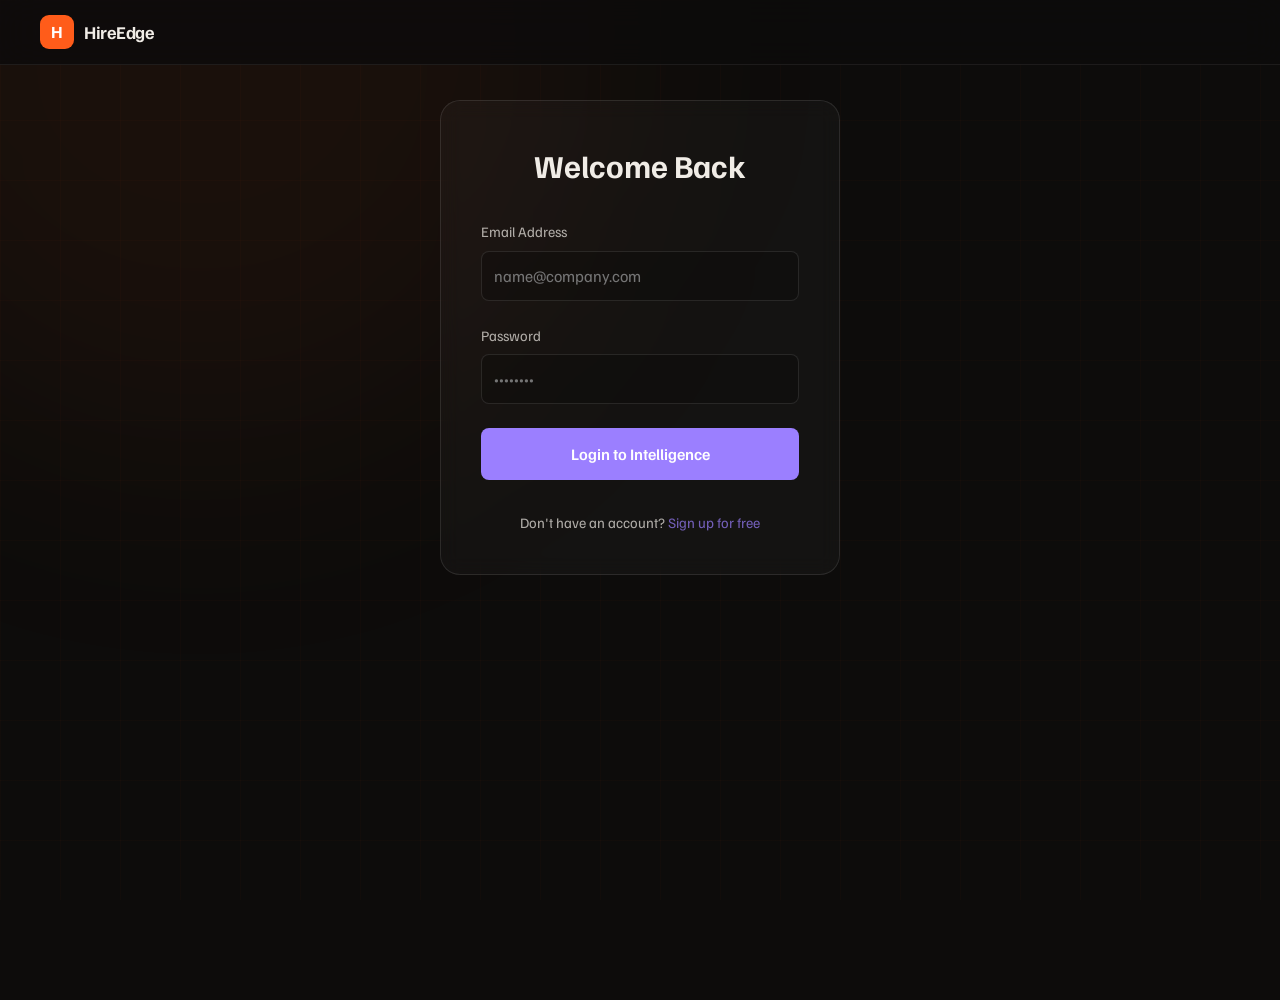
<file: frontend/dashboard.html>
<!DOCTYPE html>
<html lang="en">
<head>
  <meta charset="UTF-8">
  <meta name="viewport" content="width=device-width, initial-scale=1.0">
  <title>Dashboard — HireEdge</title>
  <link rel="preconnect" href="https://fonts.googleapis.com" />
  <link rel="preconnect" href="https://fonts.gstatic.com" crossorigin />
  <link href="https://fonts.googleapis.com/css2?family=Familjen+Grotesk:wght@400;500;600;700&family=JetBrains+Mono:wght@400;500&display=swap" rel="stylesheet" />
  <link rel="stylesheet" href="css/reset.css" />
  <link rel="stylesheet" href="css/layout.css" />
  <link rel="stylesheet" href="css/components.css" />
  <link rel="stylesheet" href="css/results.css" />
  <link rel="stylesheet" href="css/animations.css" />
  <style>
    .dash-grid {
      display: grid;
      grid-template-columns: repeat(auto-fill, minmax(300px, 1fr));
      gap: 20px;
      margin-top: 40px;
    }
    .report-card {
      background: rgba(255, 255, 255, 0.03);
      border: 1px solid rgba(255, 255, 255, 0.1);
      border-radius: 16px;
      padding: 24px;
      transition: all 0.3s ease;
      position: relative;
      overflow: hidden;
    }
    .report-card:hover { 
      background: rgba(255, 255, 255, 0.06); 
      border-color: var(--purple, #a855f7);
      transform: translateY(-5px);
    }
    .report-date { font-size: 0.8rem; opacity: 0.5; margin-bottom: 8px; font-family: 'JetBrains Mono'; }
    .report-role { font-family: 'Familjen Grotesk'; font-size: 1.25rem; font-weight: 600; margin-bottom: 16px; line-height: 1.2; }
    .report-status { 
      display: inline-flex; 
      align-items: center; 
      gap: 6px; 
      font-size: 0.75rem; 
      padding: 4px 10px; 
      border-radius: 20px; 
      background: rgba(255,255,255,0.1);
    }
    .s-complete { background: rgba(34, 197, 94, 0.1); color: #4ade80; }
    .s-error { background: rgba(239, 68, 68, 0.1); color: #f87171; }
    
    .view-btn {
      margin-top: 24px;
      padding: 10px;
      width: 100%;
      background: rgba(255,255,255,0.05);
      border: 1px solid rgba(255,255,255,0.1);
      border-radius: 8px;
      color: white;
      cursor: pointer;
      font-size: 0.9rem;
      transition: 0.2s;
    }
    .view-btn:hover { background: var(--purple, #a855f7); border-color: var(--purple); }
    
    .empty-state { text-align: center; margin-top: 100px; opacity: 0.6; }
    .page-title { margin-top: 60px; font-size: 2.5rem; font-family: 'Familjen Grotesk'; }
  </style>
</head>
<body>
  <div class="canvas-bg">
    <div class="grid-overlay"></div>
    <div class="orb orb-a"></div>
  </div>

  <nav class="nav">
    <div class="nav-inner">
      <a class="brand" href="index.html">
        <span class="brand-box">H</span>
        <span class="brand-name">HireEdge</span>
      </a>
      <div class="nav-right" id="userNav">
        <!-- Auth state handled by main.js -->
      </div>
    </div>
  </nav>

  <main class="app-shell">
    <header class="page-header">
      <h1 class="page-title">Intelligence Archive</h1>
      <p style="opacity: 0.6; margin-top: 12px;">Review your past agentic career strategies.</p>
    </header>

    <div id="reportsGrid" class="dash-grid">
      <!-- Cards injected here -->
      <div class="empty-state">Fetching your reports...</div>
    </div>
  </main>

  <!-- Footer -->
  <footer class="site-footer">
    <div class="footer-inner">
      <div id="footerAuth"></div>
    </div>
  </footer>

  <div class="toast" id="toast">
    <span id="toastIcon">✅</span>
    <span id="toastMsg">Done</span>
  </div>

  <input type="hidden" id="backendUrl" />

  <script src="js/state.js"></script>
  <script src="js/api.js"></script>
  <script src="js/main.js"></script>
  <script>
    async function fetchHistory() {
      if (!S.token) {
        window.location.href = 'login.html';
        return;
      }

      try {
        const r = await fetch(getBase() + '/api/my-reports', { headers: getHeaders() });
        const reports = await parseJsonSafe(r);
        if (!r.ok) throw new Error(reports.error || `HTTP ${r.status}`);
        
        const grid = document.getElementById('reportsGrid');
        if (!reports || reports.length === 0) {
          grid.innerHTML = `<div class="empty-state">No reports found. Start an analysis to see magic happen.</div>`;
          return;
        }

        grid.innerHTML = reports.map(r => `
          <div class="report-card">
            <div class="report-date">${new Date(r.created_at).toLocaleDateString()}</div>
            <div class="report-role">${r.job_role}</div>
            <div class="report-status s-${r.status}">${r.status.toUpperCase()}</div>
            <button class="view-btn" onclick="viewDetails('${r.id}')">
              ${r.status === 'complete' ? 'View Analysis' : 'Retry'}
            </button>
          </div>
        `).join('');

      } catch (e) {
        console.warn('[dashboard]', e.message);
        toast('❌', e.message.includes('HTML instead of JSON') ? 'Backend offline or URL wrong — check backendUrl' : 'Failed to load history: ' + e.message);
      }
    }

    function viewDetails(id) {
       // For now, we simple store the selected ID and go back to index 
       // where index.html could potentially show the results tab
       // Or we can add a simple modal here.
       // Let's keep it simple: redirect to index with #results=[id]
       window.location.href = `index.html?report=${id}`;
    }

    document.addEventListener('DOMContentLoaded', fetchHistory);
  </script>
</body>
</html>
</file>
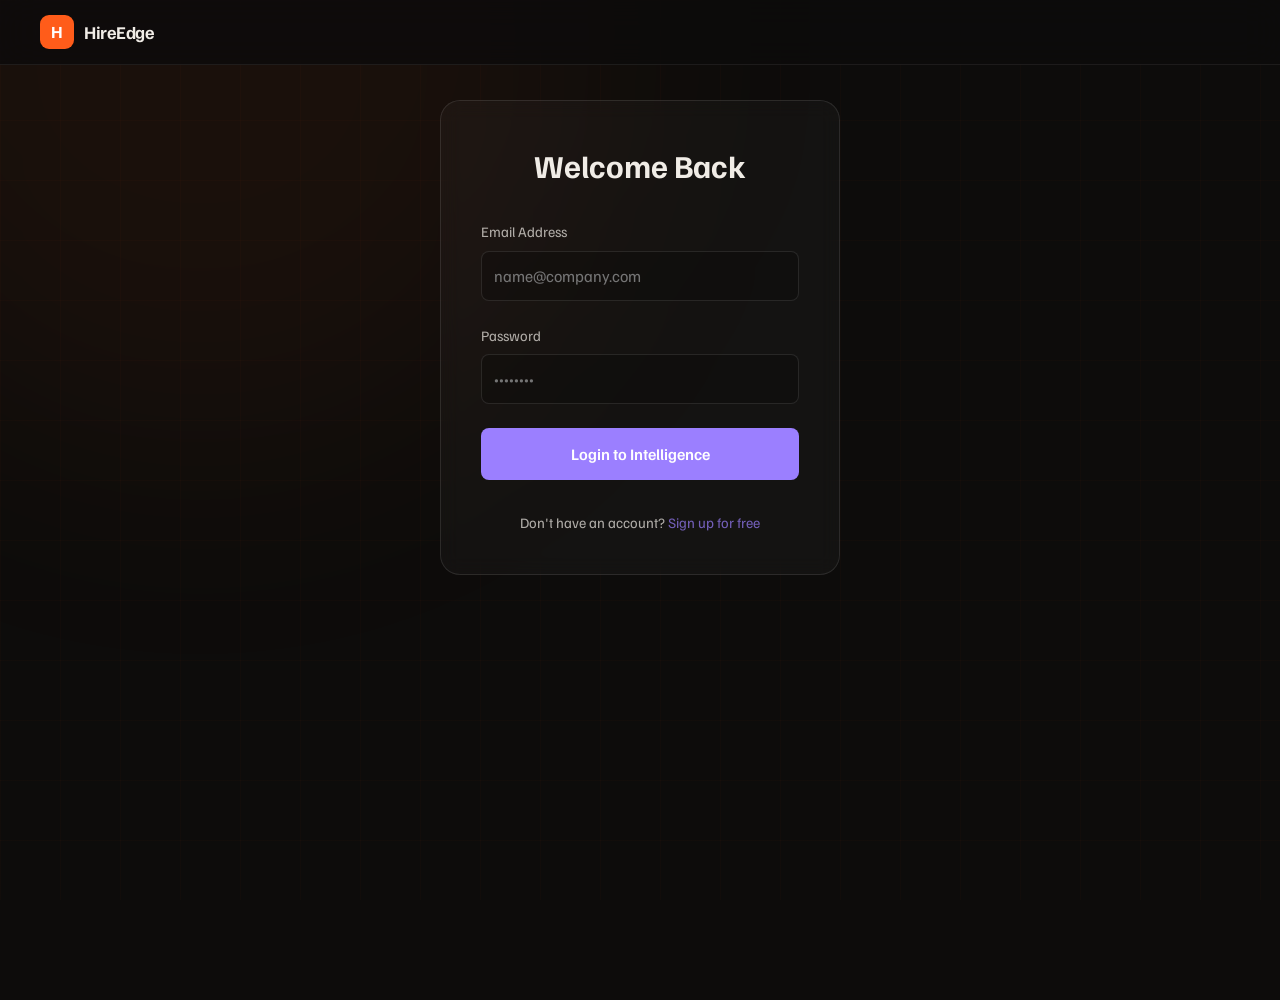
<file: frontend/login.html>
<!DOCTYPE html>
<html lang="en">
<head>
  <meta charset="UTF-8">
  <meta name="viewport" content="width=device-width, initial-scale=1.0">
  <title>Login — HireEdge</title>
  <link rel="preconnect" href="https://fonts.googleapis.com" />
  <link rel="preconnect" href="https://fonts.gstatic.com" crossorigin />
  <link href="https://fonts.googleapis.com/css2?family=Familjen+Grotesk:wght@400;500;600;700&family=JetBrains+Mono:wght@400;500&display=swap" rel="stylesheet" />
  <link rel="stylesheet" href="css/reset.css" />
  <link rel="stylesheet" href="css/layout.css" />
  <link rel="stylesheet" href="css/components.css" />
  <link rel="stylesheet" href="css/animations.css" />
  <style>
    .auth-container {
      max-width: 400px;
      margin: 100px auto;
      padding: 40px;
      background: rgba(255, 255, 255, 0.03);
      border: 1px solid rgba(255, 255, 255, 0.1);
      border-radius: 20px;
      backdrop-filter: blur(10px);
    }
    .auth-title { font-size: 2rem; margin-bottom: 2rem; text-align: center; font-family: 'Familjen Grotesk'; }
    .form-group { margin-bottom: 1.5rem; }
    .form-group label { display: block; margin-bottom: 0.5rem; font-size: 0.9rem; opacity: 0.7; }
    .form-group input { width: 100%; padding: 12px; background: rgba(0,0,0,0.2); border: 1px solid rgba(255,255,255,0.1); border-radius: 8px; color: white; }
    .auth-btn { width: 100%; padding: 14px; background: var(--purple, #a855f7); color: white; border: none; border-radius: 8px; cursor: pointer; font-weight: 600; transition: all 0.2s; }
    .auth-btn:hover { opacity: 0.9; transform: translateY(-2px); }
    .auth-footer { margin-top: 2rem; text-align: center; font-size: 0.9rem; opacity: 0.7; }
    .auth-footer a { color: var(--purple, #a855f7); text-decoration: none; }
  </style>
</head>
<body>
  <div class="canvas-bg">
    <div class="grid-overlay"></div>
    <div class="orb orb-a"></div>
  </div>

  <nav class="nav">
    <div class="nav-inner">
      <a class="brand" href="index.html">
        <span class="brand-box">H</span>
        <span class="brand-name">HireEdge</span>
      </a>
    </div>
  </nav>

  <div class="auth-container">
    <h1 class="auth-title">Welcome Back</h1>
    <form id="loginForm">
      <div class="form-group">
        <label>Email Address</label>
        <input type="email" id="email" required placeholder="name@company.com">
      </div>
      <div class="form-group">
        <label>Password</label>
        <input type="password" id="password" required placeholder="••••••••">
      </div>
      <button type="submit" class="auth-btn" id="loginBtn">Login to Intelligence</button>
    </form>
    <div class="auth-footer">
      Don't have an account? <a href="register.html">Sign up for free</a>
    </div>
  </div>

  <div class="toast" id="toast">
    <span id="toastIcon">✅</span>
    <span id="toastMsg">Done</span>
  </div>

  <input type="hidden" id="backendUrl" />

  <script src="js/state.js"></script>
  <script src="js/api.js"></script>
  <script>
    document.getElementById('loginForm').addEventListener('submit', async (e) => {
      e.preventDefault();
      const b = document.getElementById('loginBtn');
      b.disabled = true; b.textContent = 'Authenticating...';
      
      const email = document.getElementById('email').value;
      const password = document.getElementById('password').value;
      
      const success = await login(email, password);
      if (success) {
        window.location.href = 'index.html';
      } else {
        b.disabled = false; b.textContent = 'Login to Intelligence';
      }
    });
  </script>
</body>
</html>
</file>
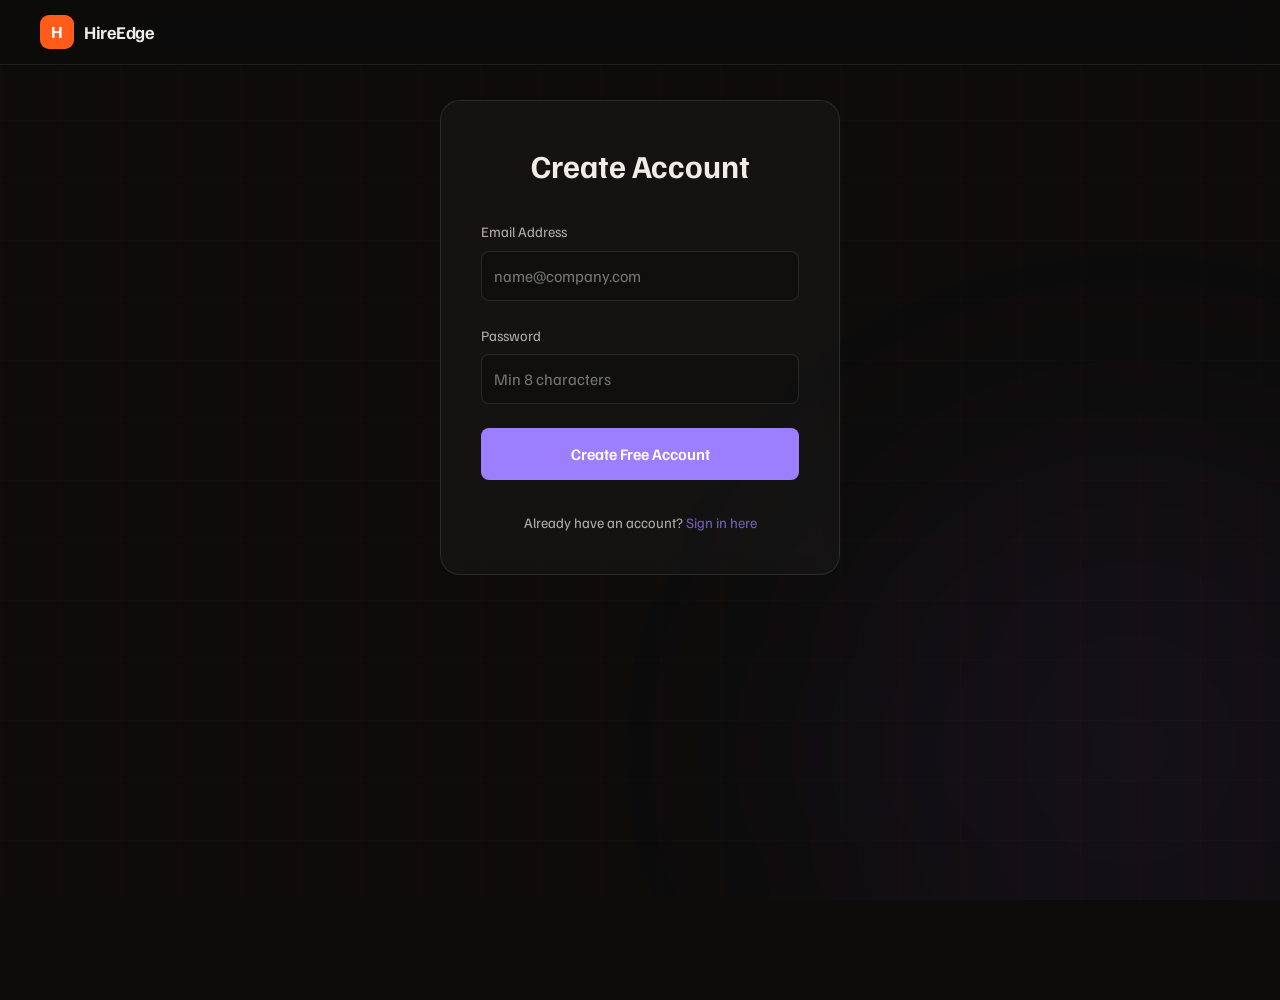
<file: frontend/register.html>
<!DOCTYPE html>
<html lang="en">
<head>
  <meta charset="UTF-8">
  <meta name="viewport" content="width=device-width, initial-scale=1.0">
  <title>Register — HireEdge</title>
  <link rel="preconnect" href="https://fonts.googleapis.com" />
  <link rel="preconnect" href="https://fonts.gstatic.com" crossorigin />
  <link href="https://fonts.googleapis.com/css2?family=Familjen+Grotesk:wght@400;500;600;700&family=JetBrains+Mono:wght@400;500&display=swap" rel="stylesheet" />
  <link rel="stylesheet" href="css/reset.css" />
  <link rel="stylesheet" href="css/layout.css" />
  <link rel="stylesheet" href="css/components.css" />
  <link rel="stylesheet" href="css/animations.css" />
  <style>
    .auth-container {
      max-width: 400px;
      margin: 100px auto;
      padding: 40px;
      background: rgba(255, 255, 255, 0.03);
      border: 1px solid rgba(255, 255, 255, 0.1);
      border-radius: 20px;
      backdrop-filter: blur(10px);
    }
    .auth-title { font-size: 2rem; margin-bottom: 2rem; text-align: center; font-family: 'Familjen Grotesk'; }
    .form-group { margin-bottom: 1.5rem; }
    .form-group label { display: block; margin-bottom: 0.5rem; font-size: 0.9rem; opacity: 0.7; }
    .form-group input { width: 100%; padding: 12px; background: rgba(0,0,0,0.2); border: 1px solid rgba(255,255,255,0.1); border-radius: 8px; color: white; }
    .auth-btn { width: 100%; padding: 14px; background: var(--purple, #a855f7); color: white; border: none; border-radius: 8px; cursor: pointer; font-weight: 600; transition: all 0.2s; }
    .auth-btn:hover { opacity: 0.9; transform: translateY(-2px); }
    .auth-footer { margin-top: 2rem; text-align: center; font-size: 0.9rem; opacity: 0.7; }
    .auth-footer a { color: var(--purple, #a855f7); text-decoration: none; }
  </style>
</head>
<body>
  <div class="canvas-bg">
    <div class="grid-overlay"></div>
    <div class="orb orb-b"></div>
  </div>

  <nav class="nav">
    <div class="nav-inner">
      <a class="brand" href="index.html">
        <span class="brand-box">H</span>
        <span class="brand-name">HireEdge</span>
      </a>
    </div>
  </nav>

  <div class="auth-container">
    <h1 class="auth-title">Create Account</h1>
    <form id="registerForm">
      <div class="form-group">
        <label>Email Address</label>
        <input type="email" id="email" required placeholder="name@company.com">
      </div>
      <div class="form-group">
        <label>Password</label>
        <input type="password" id="password" required placeholder="Min 8 characters">
      </div>
      <button type="submit" class="auth-btn" id="regBtn">Create Free Account</button>
    </form>
    <div class="auth-footer">
      Already have an account? <a href="login.html">Sign in here</a>
    </div>
  </div>

  <div class="toast" id="toast">
    <span id="toastIcon">✅</span>
    <span id="toastMsg">Done</span>
  </div>

  <input type="hidden" id="backendUrl" />

  <script src="js/state.js"></script>
  <script src="js/api.js"></script>
  <script>
    document.getElementById('registerForm').addEventListener('submit', async (e) => {
      e.preventDefault();
      const b = document.getElementById('regBtn');
      b.disabled = true; b.textContent = 'Creating account...';
      
      const email = document.getElementById('email').value;
      const password = document.getElementById('password').value;
      
      const success = await register(email, password);
      if (success) {
        setTimeout(() => window.location.href = 'login.html', 2000);
      } else {
        b.disabled = false; b.textContent = 'Create Free Account';
      }
    });
  </script>
</body>
</html>
</file>
<file: frontend/css/layout.css>
/* ══ TOKENS ═══════════════════════════════════════════════════════════ */
:root {
  --bg:       #0d0c0b;
  --bg2:      #141311;
  --bg3:      #1c1a18;
  --bg4:      #242220;
  --border:   rgba(255,255,255,0.07);
  --border2:  rgba(255,255,255,0.12);
  --orange:   #ff5c1a;
  --lime:     #c5f135;
  --purple:   #9b7fff;
  --text:     #f0ece6;
  --text2:    #9e9990;
  --text3:    #5a5650;
  --success:  #3ddc84;
  --ff-head:  'Familjen Grotesk', sans-serif;
  --ff-serif: 'Instrument Serif', serif;
  --ff-mono:  'JetBrains Mono', monospace;
  --r:        12px;
  --r-lg:     20px;
}

/* ══ BODY + BG ════════════════════════════════════════════════════════ */
body { background:var(--bg); color:var(--text); font-family:var(--ff-head); min-height:100vh; overflow-x:hidden; }

.canvas-bg { position:fixed; inset:0; pointer-events:none; z-index:0; overflow:hidden; }

.grid-overlay {
  position:absolute; inset:0;
  background-image:
    linear-gradient(rgba(255,92,26,0.022) 1px, transparent 1px),
    linear-gradient(90deg, rgba(255,92,26,0.022) 1px, transparent 1px);
  background-size:60px 60px;
}

.orb { position:absolute; border-radius:50%; filter:blur(130px); animation:orbDrift 14s ease-in-out infinite; }
.orb-a { width:800px; height:800px; background:rgba(255,92,26,0.055); top:-350px; left:-200px; }
.orb-b { width:600px; height:600px; background:rgba(155,127,255,0.05); bottom:-150px; right:-150px; animation-delay:-7s; }
@keyframes orbDrift { 0%,100%{transform:translate(0,0)} 50%{transform:translate(40px,-50px)} }

/* ══ NAV ══════════════════════════════════════════════════════════════ */
.nav {
  position:fixed; top:0; left:0; right:0; z-index:100;
  background:rgba(13,12,11,0.82); backdrop-filter:blur(20px);
  border-bottom:1px solid var(--border);
}
.nav-inner {
  max-width:1280px; margin:0 auto; padding:0 40px; height:64px;
  display:flex; align-items:center; justify-content:space-between; gap:24px;
}
.brand { display:flex; align-items:center; gap:10px; flex-shrink:0; }
.brand-box {
  width:34px; height:34px; background:var(--orange); border-radius:9px;
  display:flex; align-items:center; justify-content:center;
  font-size:17px; font-weight:700; color:#fff;
}
.brand-name { font-size:18px; font-weight:700; letter-spacing:-0.3px; }
.brand-ver {
  font-size:10px; letter-spacing:1.5px; text-transform:uppercase;
  color:var(--text3); font-family:var(--ff-mono);
  border:1px solid var(--border2); border-radius:100px; padding:2px 8px;
}
.nav-center { display:flex; gap:24px; align-items:center; }
.nav-tag { font-size:11px; letter-spacing:1.5px; text-transform:uppercase; color:var(--text3); font-family:var(--ff-mono); }
.api-pill {
  display:flex; align-items:center; gap:8px; background:var(--bg3);
  border:1px solid var(--border); border-radius:100px; padding:7px 14px;
  font-size:12px; color:var(--text2); font-family:var(--ff-mono); flex-shrink:0; white-space:nowrap;
}
.api-dot { width:7px; height:7px; border-radius:50%; background:var(--text3); flex-shrink:0; transition:all 0.4s; }
.api-dot.on  { background:var(--success); box-shadow:0 0 8px var(--success); animation:dotPulse 2s infinite; }
.api-dot.off { background:var(--orange); }
@keyframes dotPulse { 0%,100%{box-shadow:0 0 0 0 rgba(61,220,132,0.4)} 50%{box-shadow:0 0 0 5px rgba(61,220,132,0)} }

/* ══ HERO ══════════════════════════════════════════════════════════════ */
.hero {
  position:relative; z-index:1;
  min-height:100vh; max-width:1280px; margin:0 auto;
  padding:110px 40px 80px;
  display:grid; grid-template-columns:1fr 1fr; align-items:center; gap:80px;
}
@media(max-width:900px){ .hero{grid-template-columns:1fr; padding:100px 24px 60px;} .hero-right{display:none;} }

.hero-eyebrow { display:flex; flex-wrap:wrap; gap:8px; margin-bottom:28px; }
.eyebrow-chip {
  font-size:11px; letter-spacing:1.5px; text-transform:uppercase;
  color:var(--orange); font-family:var(--ff-mono);
  background:rgba(255,92,26,0.08); border:1px solid rgba(255,92,26,0.2);
  border-radius:100px; padding:4px 12px;
}
.hero-h1 {
  font-size:clamp(60px,9vw,116px); font-weight:700; letter-spacing:-3px;
  line-height:0.92; margin-bottom:28px;
}
.hero-italic {
  font-family:var(--ff-serif); font-style:italic; font-weight:400;
  color:var(--orange); letter-spacing:-2px;
}
.hero-body { font-size:16px; color:var(--text2); line-height:1.7; max-width:440px; margin-bottom:40px; }
.cta-pill {
  display:inline-flex; align-items:center; gap:10px;
  background:var(--orange); color:#fff;
  border-radius:100px; padding:16px 32px;
  font-size:16px; font-weight:700; transition:all 0.3s;
}
.cta-pill:hover { background:#ff7840; transform:translateY(-2px); box-shadow:0 14px 40px rgba(255,92,26,0.35); }
.hero-metrics { display:flex; align-items:center; margin-top:48px; padding-top:32px; border-top:1px solid var(--border); }
.metric { display:flex; flex-direction:column; gap:4px; padding-right:36px; }
.metric-n { font-size:36px; font-weight:700; letter-spacing:-1px; }
.metric-l { font-size:11px; letter-spacing:1.5px; text-transform:uppercase; color:var(--text3); font-family:var(--ff-mono); }
.metric-sep { width:1px; height:44px; background:var(--border2); margin-right:36px; }

/* ══ HERO CARD STACK ══════════════════════════════════════════════════ */
.hero-right { position:relative; }
.hero-card-stack { position:relative; height:380px; }
.hcard {
  position:absolute; background:var(--bg3); border:1px solid var(--border2);
  border-radius:16px; padding:22px; width:250px; transition:transform 0.4s ease;
}
.hcard:hover { transform:translateY(-6px) !important; z-index:10; }
.hcard-1 { top:0;    left:0;   transform:rotate(-3deg); }
.hcard-2 { top:60px; left:60px; transform:rotate(1.2deg); }
.hcard-3 { top:120px; left:15px; transform:rotate(-1.5deg); }
.hcard-4 { top:200px; left:75px; transform:rotate(2.5deg); }
.hcard-num { font-size:10px; letter-spacing:2px; text-transform:uppercase; color:var(--orange); font-family:var(--ff-mono); margin-bottom:10px; }
.hcard-label { font-size:15px; font-weight:700; margin-bottom:6px; }
.hcard-sub { font-size:12px; color:var(--text2); }

/* ══ APP SHELL ════════════════════════════════════════════════════════ */
.app-shell { position:relative; z-index:1; max-width:1280px; margin:0 auto; padding:0 40px 80px; }
@media(max-width:768px){ .app-shell{padding:0 20px 60px;} .nav-center{display:none;} .nav-inner{padding:0 20px;} .hero{padding-left:20px;padding-right:20px;} }

/* ══ STEP BAR ═════════════════════════════════════════════════════════ */
.step-bar {
  display:flex; align-items:center;
  padding:20px 28px; background:var(--bg2);
  border:1px solid var(--border); border-radius:var(--r-lg); margin-bottom:28px;
}
.step-node { display:flex; align-items:center; gap:10px; opacity:0.28; transition:opacity 0.4s; }
.step-node.active { opacity:1; }
.step-node.done   { opacity:0.6; }
.sn-ring {
  width:30px; height:30px; border-radius:50%;
  border:1px solid var(--border2);
  display:flex; align-items:center; justify-content:center;
  font-size:12px; font-weight:700; transition:all 0.4s;
}
.step-node.active .sn-ring { border-color:var(--orange); color:var(--orange); background:rgba(255,92,26,0.1); box-shadow:0 0 18px rgba(255,92,26,0.2); }
.step-node.done   .sn-ring { background:var(--success); border-color:var(--success); color:var(--bg); }
.sn-txt { font-size:13px; font-weight:600; }
.step-wire { flex:1; height:1px; background:var(--border); margin:0 16px; position:relative; overflow:hidden; }
.step-wire::after { content:''; position:absolute; left:0; top:0; height:100%; width:0%; background:var(--orange); transition:width 0.6s ease; }
.step-wire.done::after { width:100%; }

/* ══ FOOTER ═════════════════════════════════════════════════════════════ */
.site-footer {
  margin-top: 80px;
  border-top: 1px solid var(--border);
}
.footer-inner {
  max-width: 1280px;
  margin: 0 auto;
  padding: 32px 40px;
  display: flex;
  justify-content: flex-end;
  align-items: center;
  gap: 16px;
}
@media (max-width: 768px) {
  .footer-inner { padding: 32px 20px; justify-content: center; }
}
.footer-email {
  font-size: 13px;
  color: var(--text2);
  font-family: var(--ff-mono);
  white-space: nowrap;
}
.user-logout {
  background: transparent;
  border: 1px solid var(--border2);
  color: var(--text2);
  padding: 8px 16px;
  border-radius: var(--r);
  font-size: 13px;
  font-family: var(--ff-head);
  cursor: pointer;
  transition: all 0.2s;
  white-space: nowrap;
}
.user-logout:hover {
  border-color: var(--orange);
  color: var(--orange);
}
</file>
<file: frontend/css/components.css>
/* ══ PANEL SHARED ═════════════════════════════════════════════════════ */
.input-panel, .progress-panel {
  background:var(--bg2); border:1px solid var(--border); border-radius:var(--r-lg);
  padding:40px; margin-bottom:24px; position:relative; overflow:hidden;
}
.input-panel::before, .progress-panel::before {
  content:''; position:absolute; top:0; left:0; right:0; height:1px;
  background:linear-gradient(90deg,transparent,rgba(255,92,26,0.5),transparent);
}

.panel-head { margin-bottom:32px; }
.panel-eyebrow {
  display:inline-block; font-size:10px; letter-spacing:2px; text-transform:uppercase;
  color:var(--orange); font-family:var(--ff-mono);
  background:rgba(255,92,26,0.08); border:1px solid rgba(255,92,26,0.2);
  border-radius:100px; padding:4px 12px; margin-bottom:12px;
}
.panel-title { font-size:clamp(22px,3vw,30px); font-weight:700; letter-spacing:-0.5px; line-height:1.15; }

/* ══ PROGRESS PANEL hidden by default ════════════════════════════════ */
.progress-panel { display:none; }
.progress-panel.show { display:block; }

/* ══ DROP ZONES ═══════════════════════════════════════════════════════ */
.drop-row { display:grid; grid-template-columns:1fr 1fr; gap:18px; margin-bottom:28px; }
@media(max-width:600px){ .drop-row{grid-template-columns:1fr;} }

.drop-zone {
  position:relative; display:block;
  border:1px dashed var(--border2); border-radius:var(--r);
  background:var(--bg3); cursor:pointer; overflow:hidden;
  transition:border-color 0.3s, background 0.3s, transform 0.2s;
  min-height:180px;
}
.drop-zone input[type="file"] {
  position:absolute; inset:0; opacity:0; cursor:pointer; width:100%; height:100%; z-index:2;
}
.drop-zone:hover, .drop-zone.drag { border-color:var(--orange); background:rgba(255,92,26,0.04); }
.drop-zone.done { border-style:solid; border-color:var(--success); background:rgba(61,220,132,0.04); }
.drop-zone.drag { transform:scale(1.01); }

.drop-inner { padding:28px 24px; pointer-events:none; }
.drop-icon {
  width:48px; height:48px; border-radius:12px; background:var(--bg4);
  border:1px solid var(--border2); display:flex; align-items:center; justify-content:center;
  color:var(--text3); margin-bottom:18px; transition:all 0.3s;
}
.drop-zone:hover .drop-icon, .drop-zone.done .drop-icon { border-color:var(--orange); color:var(--orange); background:rgba(255,92,26,0.08); }
.drop-zone.done .drop-icon { border-color:var(--success); color:var(--success); background:rgba(61,220,132,0.08); }

.drop-num { font-size:10px; letter-spacing:2px; text-transform:uppercase; color:var(--text3); font-family:var(--ff-mono); margin-bottom:8px; }
.drop-title { font-size:17px; font-weight:700; margin-bottom:5px; }
.drop-hint { font-size:12px; color:var(--text2); margin-bottom:12px; }
.drop-status { font-size:12px; color:var(--text3); font-family:var(--ff-mono); transition:color 0.3s; }
.drop-zone.done .drop-status { color:var(--success); }

/* ══ CONFIG STRIP ═════════════════════════════════════════════════════ */
.config-strip { display:grid; grid-template-columns:2fr 1fr; gap:18px; margin-bottom:24px; }
@media(max-width:600px){ .config-strip{grid-template-columns:1fr;} }
.field { display:flex; flex-direction:column; gap:8px; }
.field-sm {}
.field-lbl { font-size:10px; letter-spacing:2px; text-transform:uppercase; color:var(--text3); font-family:var(--ff-mono); }
.field-inp {
  background:var(--bg3); border:1px solid var(--border2); border-radius:var(--r);
  padding:13px 16px; color:var(--text); font-family:var(--ff-mono); font-size:13px;
  outline:none; transition:border-color 0.3s, box-shadow 0.3s; width:100%;
}
.field-inp:focus { border-color:var(--orange); box-shadow:0 0 0 3px rgba(255,92,26,0.1); }
.field-inp::placeholder { color:var(--text3); }

/* ══ MODEL CHIPS ══════════════════════════════════════════════════════ */
.model-row { margin-bottom:28px; }
.model-chips { display:flex; flex-wrap:wrap; gap:10px; margin-top:10px; }
.mchip {
  display:flex; align-items:center; gap:7px;
  padding:9px 16px; border:1px solid var(--border2); border-radius:100px;
  color:var(--text2); background:var(--bg3); font-size:12px; font-family:var(--ff-mono);
  transition:all 0.2s; cursor:pointer;
}
.mchip:hover { border-color:var(--orange); color:var(--text); }
.mchip.active { border-color:var(--orange); background:rgba(255,92,26,0.1); color:var(--text); }
.mchip-tag {
  font-size:9px; letter-spacing:1px; text-transform:uppercase;
  background:var(--bg4); border-radius:100px; padding:2px 7px; color:var(--text3);
}
.mchip.active .mchip-tag { color:var(--orange); background:rgba(255,92,26,0.15); }

/* ══ RUN BUTTON ═══════════════════════════════════════════════════════ */
.run-btn {
  width:100%; display:flex; align-items:center; justify-content:center; gap:12px;
  padding:20px; background:var(--orange); color:#fff;
  border-radius:var(--r); font-size:16px; font-weight:700; letter-spacing:0.2px;
  position:relative; overflow:hidden; transition:all 0.3s;
}
.run-btn::after {
  content:''; position:absolute; inset:0;
  background:linear-gradient(135deg,rgba(255,255,255,0.12),transparent);
  opacity:0; transition:opacity 0.3s;
}
.run-btn:hover:not(:disabled) { background:#ff7840; transform:translateY(-2px); box-shadow:0 14px 40px rgba(255,92,26,0.4); }
.run-btn:hover:not(:disabled)::after { opacity:1; }
.run-btn:disabled { opacity:0.3; cursor:not-allowed; }

/* ══ ERROR STRIP ══════════════════════════════════════════════════════ */
.error-strip {
  display:none; align-items:center; gap:14px;
  background:rgba(255,92,26,0.07); border:1px solid rgba(255,92,26,0.25);
  border-radius:var(--r); padding:18px 22px; margin-top:18px;
}
.error-strip.show { display:flex; }
.error-icon { font-size:22px; flex-shrink:0; }
.error-head { font-weight:700; color:var(--orange); margin-bottom:3px; }
.error-body { font-size:12px; color:#ffb89a; line-height:1.6; font-family:var(--ff-mono); }
.error-reset {
  margin-left:auto; flex-shrink:0; padding:8px 16px;
  border:1px solid rgba(255,92,26,0.4); color:var(--orange); border-radius:var(--r);
  font-weight:700; font-size:13px; cursor:pointer; transition:all 0.2s; align-self:center;
}
.error-reset:hover { background:var(--orange); color:#fff; }

/* ══ PROGRESS BAR ═════════════════════════════════════════════════════ */
.prog-track {
  height:3px; background:var(--border2); border-radius:100px;
  overflow:hidden; margin-bottom:10px;
}
.prog-fill {
  height:100%; width:0%; border-radius:100px;
  background:linear-gradient(90deg,var(--purple),var(--orange));
  transition:width 0.5s ease;
  box-shadow:0 0 10px rgba(255,92,26,0.5);
}
.prog-meta {
  display:flex; justify-content:space-between;
  font-size:11px; color:var(--text3); font-family:var(--ff-mono);
  margin-bottom:28px;
}

/* ══ AGENT BOARD ══════════════════════════════════════════════════════ */
.agent-board { display:grid; grid-template-columns:1fr 1fr; gap:12px; }
@media(max-width:600px){ .agent-board{grid-template-columns:1fr;} }

.agent-card {
  display:flex; align-items:center; gap:14px;
  padding:14px 18px; background:var(--bg3);
  border:1px solid var(--border); border-radius:var(--r); transition:all 0.3s;
}
.agent-card.running { border-color:var(--orange); background:rgba(255,92,26,0.05); }
.agent-card.done    { border-color:rgba(61,220,132,0.25); background:rgba(61,220,132,0.04); }
.agent-card.error   { border-color:rgba(255,92,26,0.4); }

.ac-num {
  width:34px; height:34px; border-radius:9px; background:var(--bg4);
  border:1px solid var(--border2);
  display:flex; align-items:center; justify-content:center;
  font-size:12px; font-weight:700; color:var(--text3); flex-shrink:0; transition:all 0.3s;
}
.agent-card.running .ac-num { border-color:var(--orange); color:var(--orange); animation:agGlow 1.2s ease-in-out infinite; }
.agent-card.done .ac-num    { background:var(--success); border-color:var(--success); color:var(--bg); }
@keyframes agGlow { 0%,100%{box-shadow:0 0 0 0 rgba(255,92,26,0.4)} 50%{box-shadow:0 0 0 6px rgba(255,92,26,0)} }

.ac-info { flex:1; min-width:0; }
.ac-name { font-size:13px; font-weight:700; margin-bottom:2px; white-space:nowrap; overflow:hidden; text-overflow:ellipsis; }
.ac-label { font-size:10px; color:var(--text3); font-family:var(--ff-mono); white-space:nowrap; overflow:hidden; text-overflow:ellipsis; }
.agent-card.running .ac-label { color:var(--orange); }
.agent-card.done    .ac-label { color:var(--success); }
.agent-card.error   .ac-label { color:#ffb89a; }

.ac-badge {
  font-size:9px; padding:3px 9px; border-radius:100px; letter-spacing:1px;
  text-transform:uppercase; font-family:var(--ff-mono); flex-shrink:0; border:1px solid transparent;
}
.bq   { color:var(--text3); border-color:var(--border); background:var(--bg4); }
.brun { color:var(--orange); border-color:rgba(255,92,26,0.3); background:rgba(255,92,26,0.08); }
.bdn  { color:var(--success); border-color:rgba(61,220,132,0.3); background:rgba(61,220,132,0.08); }
.berr { color:#ffb89a; border-color:rgba(255,92,26,0.3); background:rgba(255,92,26,0.08); }

.spin-ring {
  display:inline-block; width:14px; height:14px;
  border:2px solid rgba(255,92,26,0.2); border-top-color:var(--orange);
  border-radius:50%; animation:spin 0.8s linear infinite;
}
@keyframes spin { to{transform:rotate(360deg)} }

/* ══ TOAST ════════════════════════════════════════════════════════════ */
.toast {
  position:fixed; bottom:28px; right:28px;
  background:var(--bg3); border:1px solid var(--border2); border-radius:12px;
  padding:12px 18px; display:flex; align-items:center; gap:10px;
  font-size:13px; font-family:var(--ff-mono); z-index:999;
  transform:translateY(70px); opacity:0;
  transition:all 0.35s cubic-bezier(0.34,1.56,0.64,1);
  max-width:320px; box-shadow:0 8px 32px rgba(0,0,0,0.5);
}
.toast.show { transform:translateY(0); opacity:1; }
</file>
<file: frontend/css/results.css>
/* ══ RESULTS WRAP ═════════════════════════════════════════════════════ */
.results-wrap { display:none; position:relative; z-index:1; }
.results-wrap.show { display:block; animation:fadeUp 0.5s ease; }
@keyframes fadeUp { from{opacity:0;transform:translateY(24px)} to{opacity:1;transform:translateY(0)} }

/* ══ RESULTS BANNER ═══════════════════════════════════════════════════ */
.results-banner {
  background:var(--bg2); border-top:1px solid var(--border); border-bottom:1px solid var(--border);
  padding:56px 40px;
  max-width:1280px; margin:0 auto;
  display:grid; grid-template-columns:1fr auto; gap:48px; align-items:center;
}
@media(max-width:900px){ .results-banner{grid-template-columns:1fr; padding:40px 20px;} }

.results-title {
  font-size:clamp(36px,5vw,60px); font-weight:700; letter-spacing:-2px; line-height:1;
  margin:12px 0 24px;
}
.results-title em { font-family:var(--ff-serif); font-style:italic; font-weight:400; color:var(--orange); }

.dl-btn {
  display:inline-flex; align-items:center; gap:8px;
  padding:12px 24px; border:1px solid var(--border2); color:var(--text);
  border-radius:100px; font-weight:700; font-size:13px; cursor:pointer; transition:all 0.3s;
}
.dl-btn:hover { border-color:var(--orange); color:var(--orange); background:rgba(255,92,26,0.05); }

/* ══ SCORE TRIO ═══════════════════════════════════════════════════════ */
.score-trio { display:flex; flex-direction:column; gap:14px; min-width:220px; }
.score-brick { background:var(--bg3); border:1px solid var(--border); border-radius:var(--r); padding:16px 20px; }
.score-val { font-size:32px; font-weight:700; letter-spacing:-1px; line-height:1; margin-bottom:4px; }
.score-lbl { font-size:10px; letter-spacing:1.5px; text-transform:uppercase; color:var(--text3); font-family:var(--ff-mono); margin-bottom:10px; }
.score-bar-wrap { height:3px; background:var(--border2); border-radius:100px; overflow:hidden; }
.score-bar { height:100%; width:0%; border-radius:100px; transition:width 1s ease 0.5s; }

/* ══ TAB STRIP ════════════════════════════════════════════════════════ */
.tab-strip {
  display:flex; border-bottom:1px solid var(--border);
  max-width:1280px; margin:0 auto; padding:0 40px;
  overflow-x:auto; scrollbar-width:none;
  position:sticky; top:64px; background:var(--bg); z-index:10;
}
.tab-strip::-webkit-scrollbar { display:none; }
@media(max-width:768px){ .tab-strip{padding:0 20px;} }

.tab {
  padding:16px 20px; font-size:12px; font-family:var(--ff-mono); letter-spacing:0.5px;
  color:var(--text3); border-bottom:2px solid transparent;
  cursor:pointer; white-space:nowrap; transition:all 0.2s;
}
.tab:hover { color:var(--text2); }
.tab.active { color:var(--orange); border-bottom-color:var(--orange); }

/* ══ TAB BODY ═════════════════════════════════════════════════════════ */
.tab-body { max-width:1280px; margin:0 auto; padding:36px 40px 80px; }
@media(max-width:768px){ .tab-body{padding:24px 20px 60px;} }
.tab-panel { display:none; }
.tab-panel.active { display:block; animation:fadeUp 0.3s ease; }

/* ══ REPORT BLOCKS ════════════════════════════════════════════════════ */
.rpt-card {
  background:var(--bg2); border:1px solid var(--border);
  border-radius:var(--r-lg); overflow:hidden; margin-bottom:20px;
}

.rpt-section {
  padding:24px 28px; border-bottom:1px solid var(--border);
  transition:background 0.2s;
}
.rpt-section:last-child { border-bottom:none; }
.rpt-section:hover { background:var(--bg3); }

.rpt-sec-title {
  font-size:10px; letter-spacing:2px; text-transform:uppercase;
  color:var(--orange); font-family:var(--ff-mono); margin-bottom:16px;
  display:flex; align-items:center; gap:8px;
}
.rpt-sec-title::before { content:''; width:18px; height:1px; background:var(--orange); }

.rpt-kv-grid { display:grid; grid-template-columns:1fr 1fr; gap:12px 28px; }
@media(max-width:600px){ .rpt-kv-grid{grid-template-columns:1fr;} }

.rpt-kv { display:flex; flex-direction:column; gap:4px; }
.rpt-key { font-size:10px; letter-spacing:1.5px; text-transform:uppercase; color:var(--text3); font-family:var(--ff-mono); }
.rpt-val { font-size:14px; color:var(--text); line-height:1.6; }

.rpt-list { display:flex; flex-direction:column; gap:10px; }
.rpt-li { display:flex; align-items:flex-start; gap:12px; }
.rpt-li-n {
  width:22px; height:22px; border-radius:6px; flex-shrink:0; margin-top:2px;
  background:rgba(255,92,26,0.1); border:1px solid rgba(255,92,26,0.2);
  display:flex; align-items:center; justify-content:center;
  font-size:10px; font-family:var(--ff-mono); color:var(--orange);
}
.rpt-li-txt { font-size:13px; line-height:1.65; color:var(--text2); }

.rpt-plain { font-size:13px; line-height:1.8; color:var(--text2); white-space:pre-wrap; }

.score-chip {
  display:inline-flex; align-items:center; gap:6px;
  background:rgba(255,92,26,0.1); border:1px solid rgba(255,92,26,0.3);
  border-radius:100px; padding:6px 16px;
  font-family:var(--ff-head); font-weight:700; font-size:20px; color:var(--orange);
  margin-bottom:14px;
}

/* ══ MESSAGES GRID ════════════════════════════════════════════════════ */
.msg-grid { display:grid; grid-template-columns:1fr 1fr; gap:18px; }
@media(max-width:768px){ .msg-grid{grid-template-columns:1fr;} }

.msg-card {
  background:var(--bg2); border:1px solid var(--border); border-radius:var(--r);
  padding:22px; display:flex; flex-direction:column; gap:14px; transition:border-color 0.3s;
}
.msg-card:hover { border-color:var(--border2); }
.msg-card.full { grid-column:1/-1; }

.msg-top { display:flex; align-items:center; justify-content:space-between; gap:10px; }
.msg-label {
  font-size:10px; letter-spacing:2px; text-transform:uppercase; color:var(--orange);
  font-family:var(--ff-mono); background:rgba(255,92,26,0.08);
  border:1px solid rgba(255,92,26,0.2); border-radius:100px; padding:3px 10px;
}
.msg-copy {
  padding:5px 12px; background:var(--bg3); border:1px solid var(--border2);
  border-radius:var(--r); font-size:11px; color:var(--text3); cursor:pointer;
  transition:all 0.2s; font-family:var(--ff-mono); white-space:nowrap; flex-shrink:0;
}
.msg-copy:hover { border-color:var(--orange); color:var(--orange); }
.msg-copy.copied { color:var(--success); border-color:var(--success); }
.msg-type { font-size:15px; font-weight:700; }
.msg-subj-row {
  display:flex; align-items:center; gap:8px; background:var(--bg3);
  border:1px solid var(--border); border-radius:8px; padding:9px 12px;
}
.msg-subj-lbl { font-size:10px; letter-spacing:1.5px; text-transform:uppercase; color:var(--text3); font-family:var(--ff-mono); white-space:nowrap; }
.msg-subj-val { font-size:12px; color:var(--lime); font-family:var(--ff-mono); }
.msg-body { font-size:13px; line-height:1.75; color:var(--text2); white-space:pre-wrap; font-weight:400; }

/* ══ SCORECARD ════════════════════════════════════════════════════════ */
.scorecard-grid { display:grid; grid-template-columns:1fr 1fr; gap:18px; }
@media(max-width:768px){ .scorecard-grid{grid-template-columns:1fr;} }

.sc-block {
  background:var(--bg2); border:1px solid var(--border); border-radius:var(--r); padding:22px;
}
.sc-block.full { grid-column:1/-1; }

.sc-block-title {
  font-size:10px; letter-spacing:2px; text-transform:uppercase;
  color:var(--orange); font-family:var(--ff-mono); margin-bottom:16px;
  display:flex; align-items:center; gap:8px;
}
.sc-block-title::before { content:''; width:14px; height:1px; background:var(--orange); }

.metric-line { display:flex; gap:14px; align-items:flex-start; padding:12px 0; border-bottom:1px solid var(--border); }
.metric-line:last-child { border-bottom:none; }
.ml-pct { font-family:var(--ff-head); font-weight:700; font-size:26px; min-width:62px; line-height:1; }
.ml-info { flex:1; }
.ml-name { font-size:13px; font-weight:600; margin-bottom:3px; }
.ml-why  { font-size:12px; color:var(--text2); line-height:1.6; }

.strength-pill {
  display:inline-flex; align-items:center; gap:8px; border-radius:100px;
  padding:9px 18px; font-weight:700; font-size:14px; margin-bottom:14px;
}
.sw   { background:rgba(255,92,26,0.1); color:var(--orange); border:1px solid rgba(255,92,26,0.3); }
.sm   { background:rgba(255,170,0,0.1); color:#ffaa00; border:1px solid rgba(255,170,0,0.3); }
.ss   { background:rgba(197,241,53,0.1); color:var(--lime); border:1px solid rgba(197,241,53,0.3); }
.se   { background:rgba(155,127,255,0.1); color:var(--purple); border:1px solid rgba(155,127,255,0.3); }

/* ══ TIMELINE (roadmap) ═══════════════════════════════════════════════ */
.timeline { position:relative; padding-left:22px; }
.timeline::before {
  content:''; position:absolute; left:5px; top:8px; bottom:8px;
  width:1px; background:var(--border2);
}
.tl-item { position:relative; padding:0 0 26px 20px; }
.tl-item:last-child { padding-bottom:0; }
.tl-item::before {
  content:''; position:absolute; left:-18px; top:5px;
  width:10px; height:10px; border-radius:50%;
  background:var(--orange); box-shadow:0 0 8px rgba(255,92,26,0.5);
}
.tl-phase { font-size:10px; letter-spacing:2px; text-transform:uppercase; color:var(--orange); font-family:var(--ff-mono); margin-bottom:6px; }
.tl-body  { font-size:13px; color:var(--text2); line-height:1.7; }
</file>
<file: frontend/css/animations.css>
/* blink dots in heading */
.blink-dots span {
  display:inline-block; color:var(--orange);
  animation:blink 1.4s ease-in-out infinite;
}
.blink-dots span:nth-child(2) { animation-delay:0.2s; }
.blink-dots span:nth-child(3) { animation-delay:0.4s; }
@keyframes blink { 0%,60%,100%{opacity:0.15} 30%{opacity:1} }
</file>
